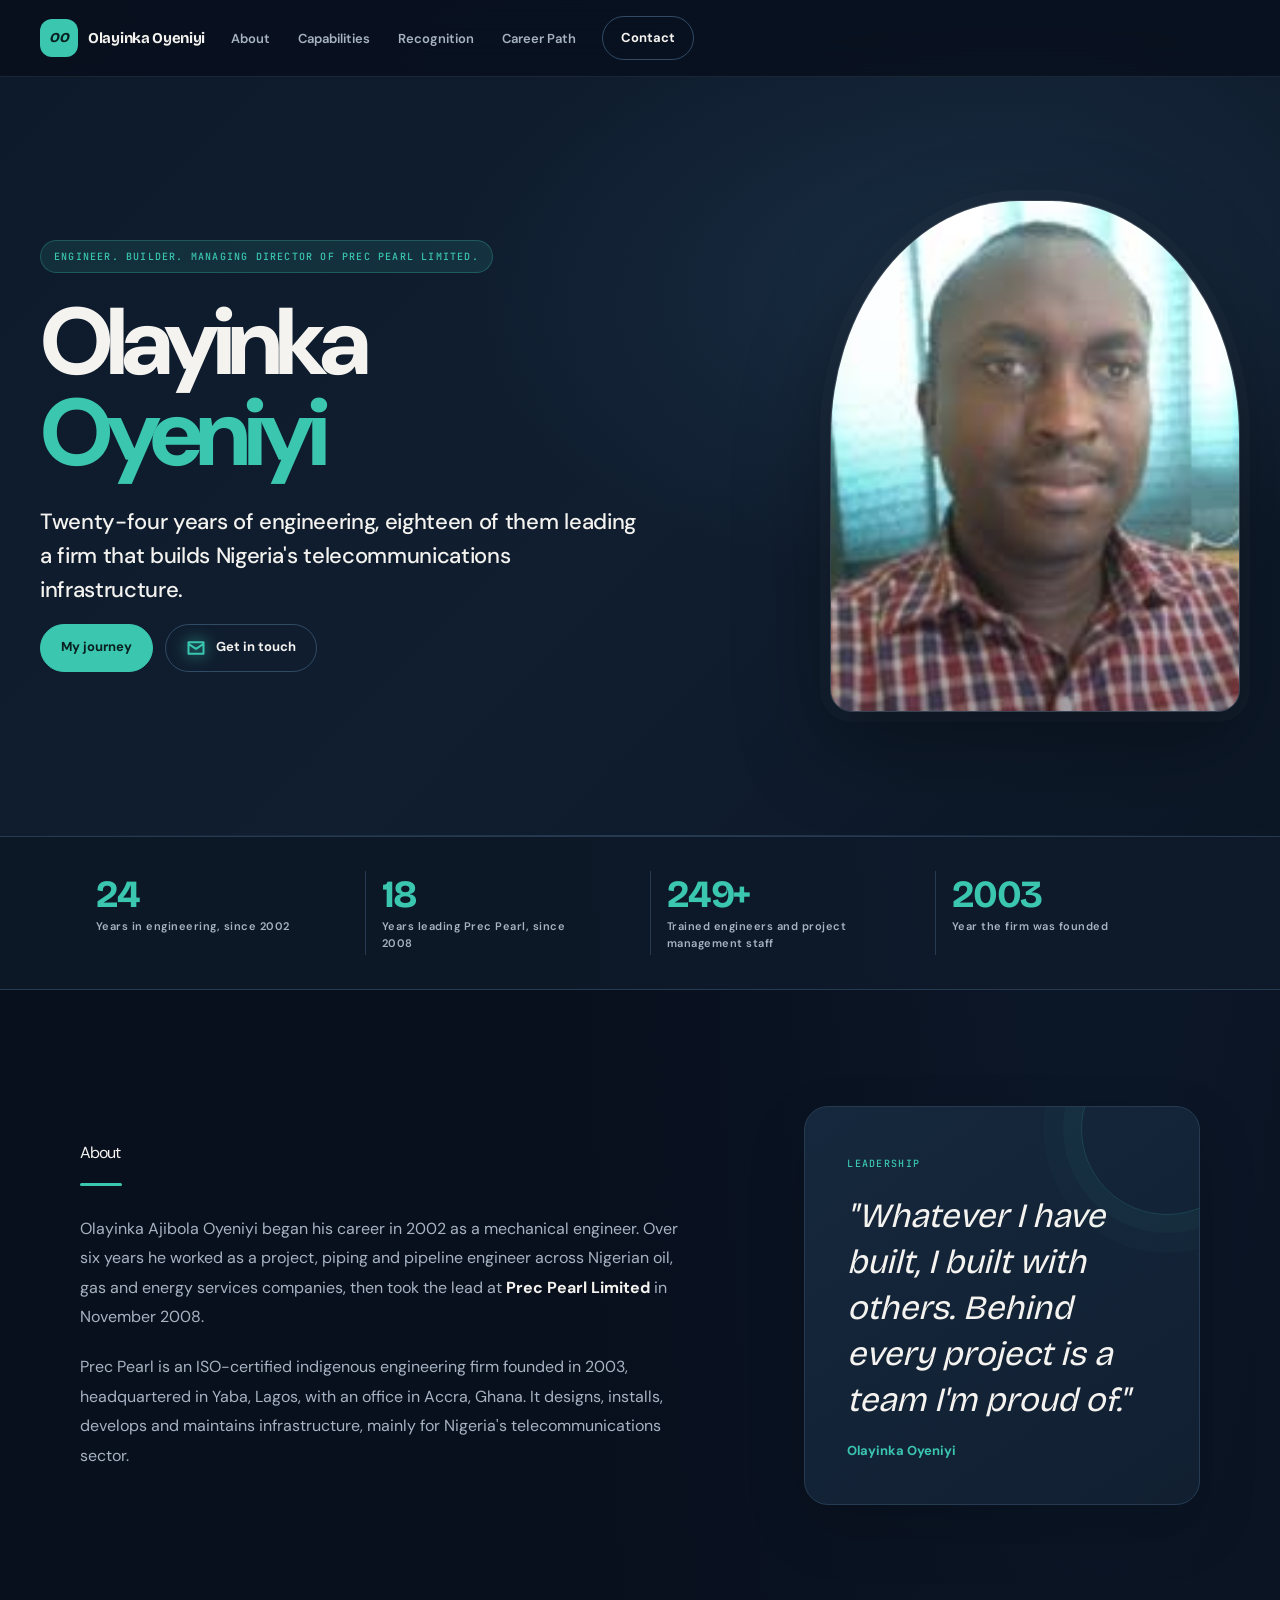
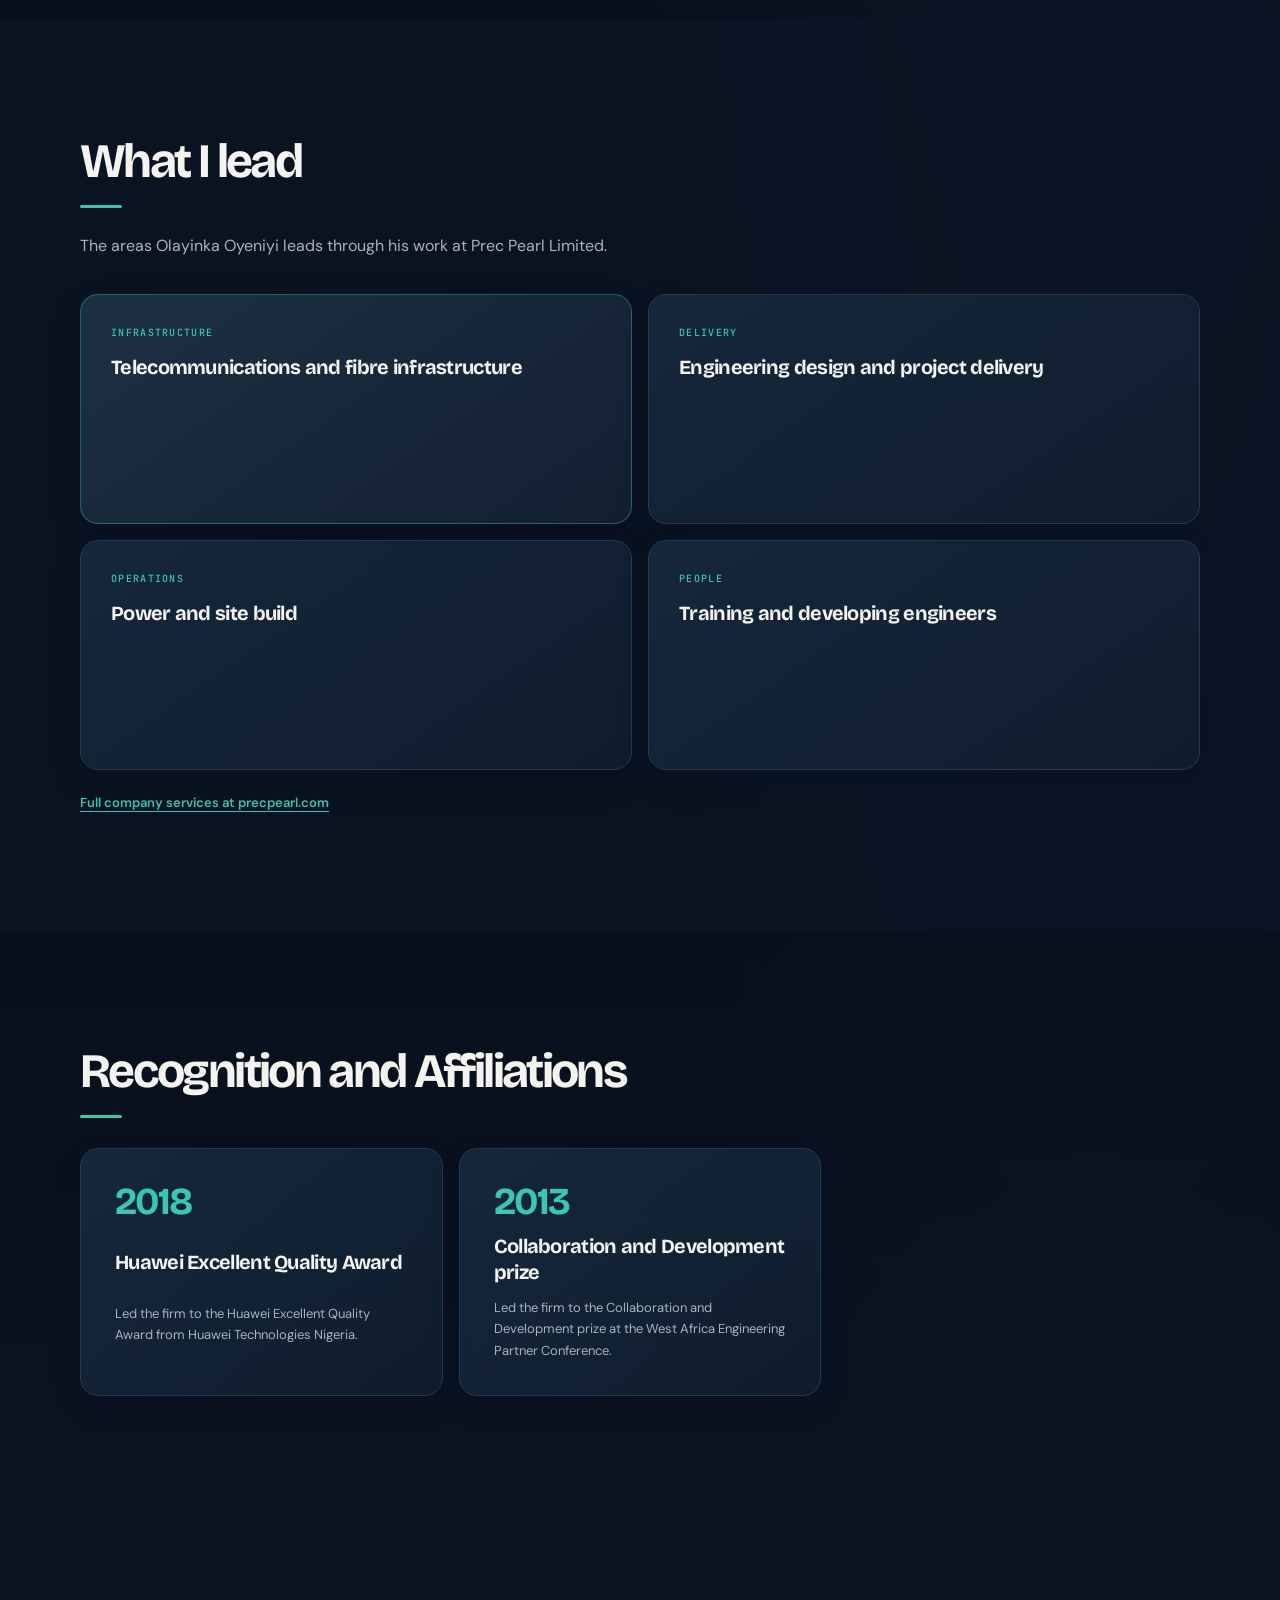
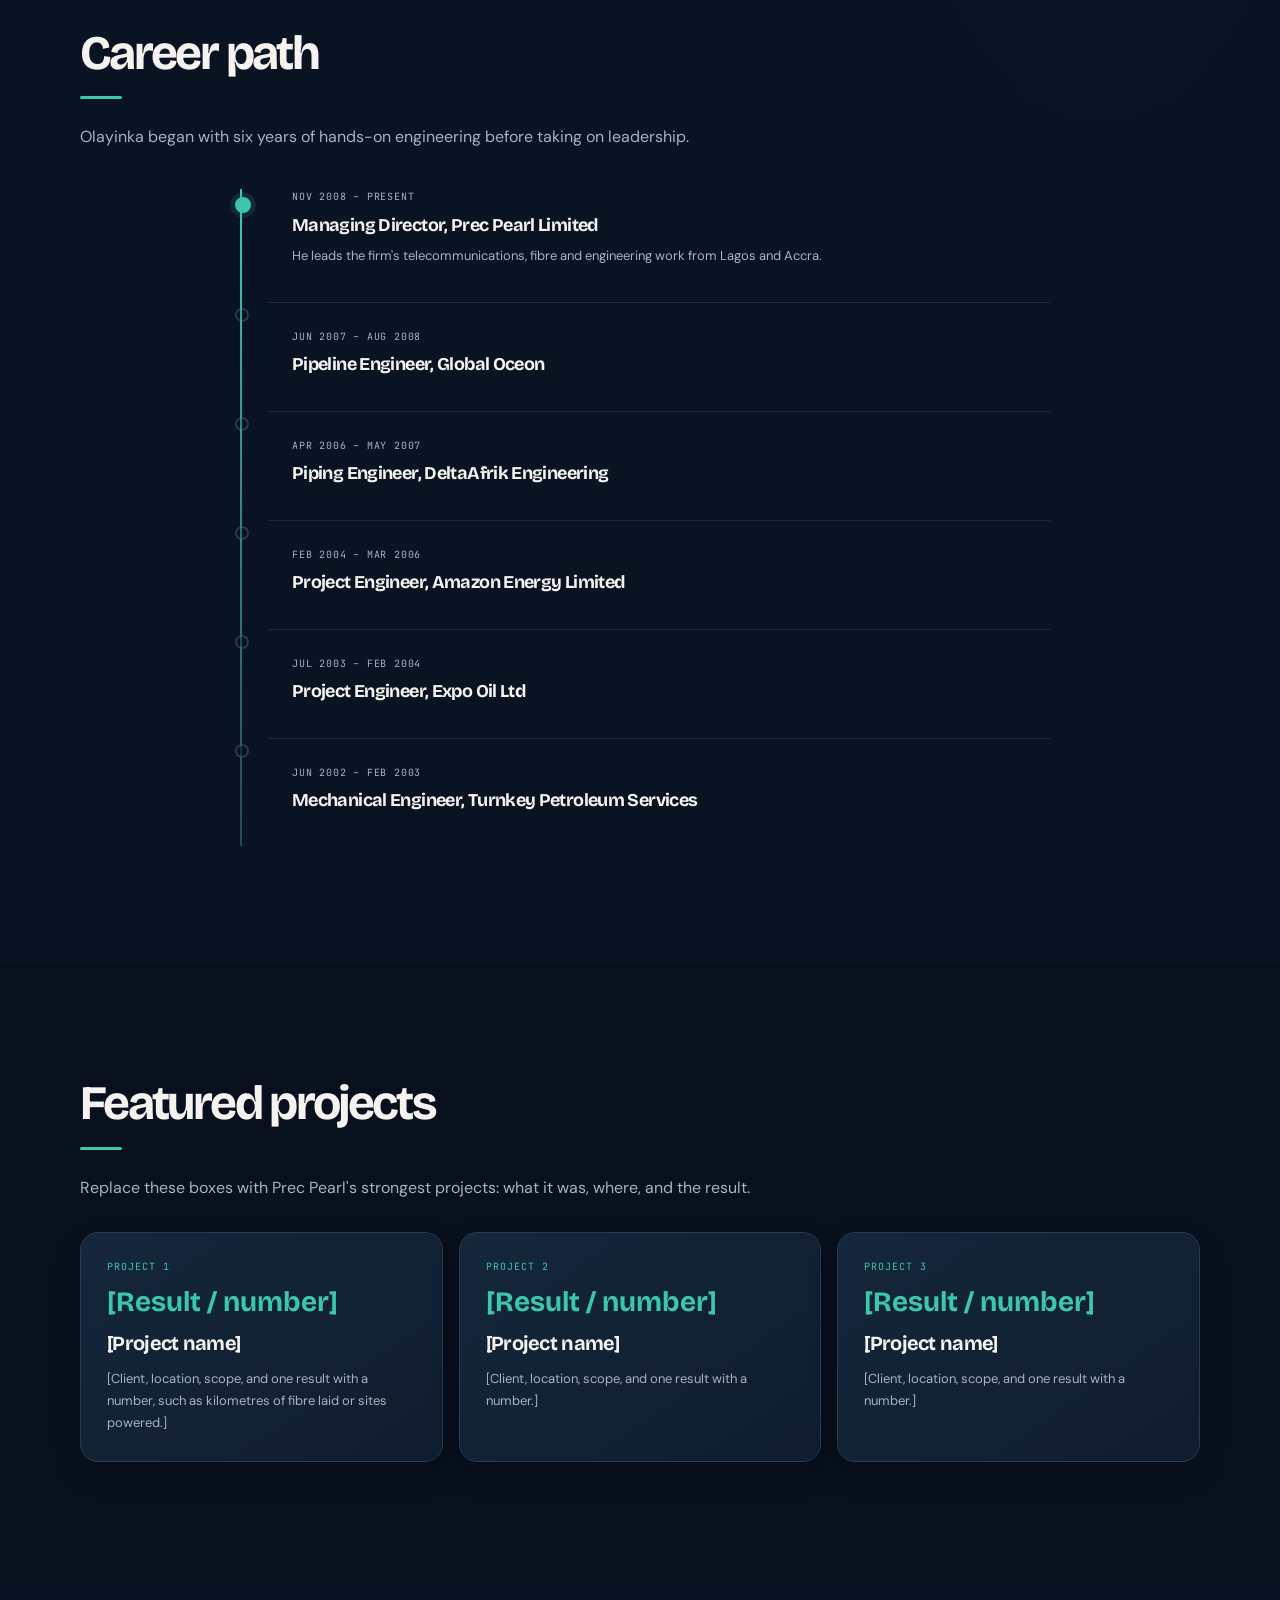
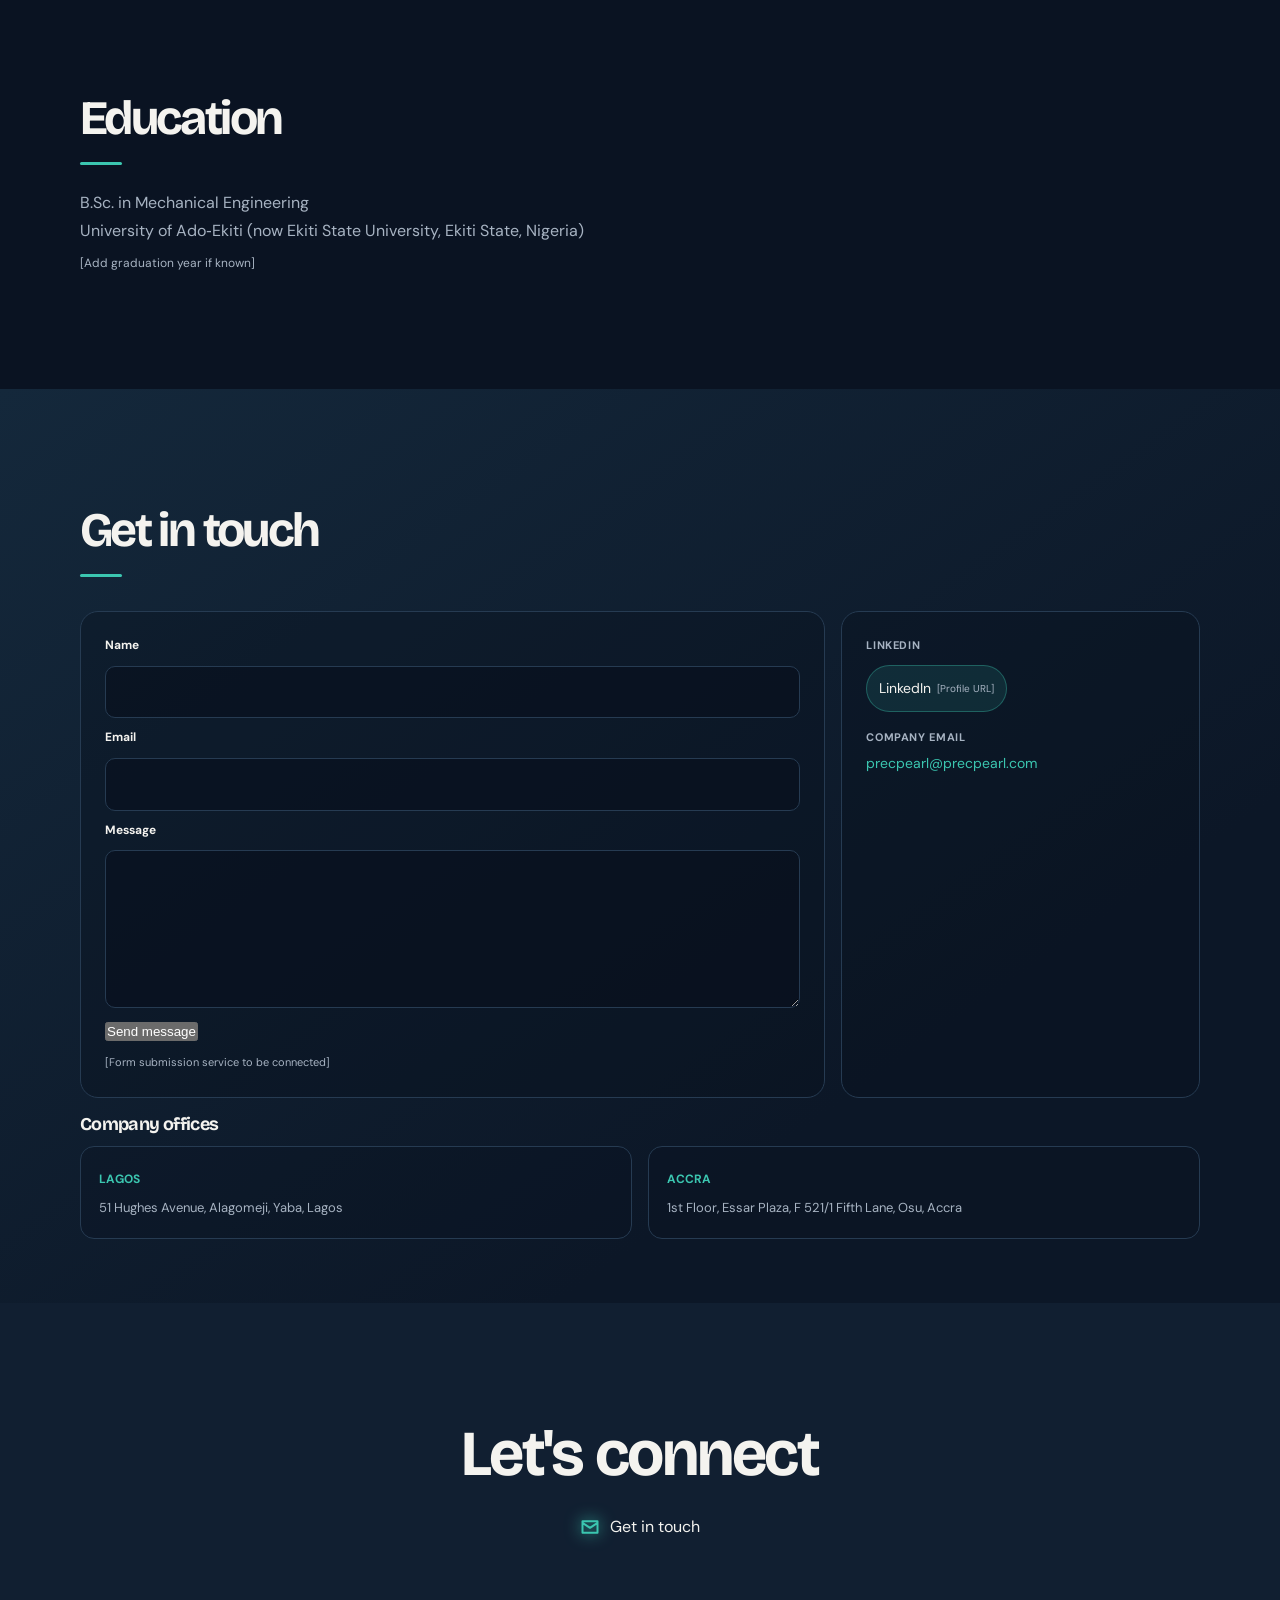
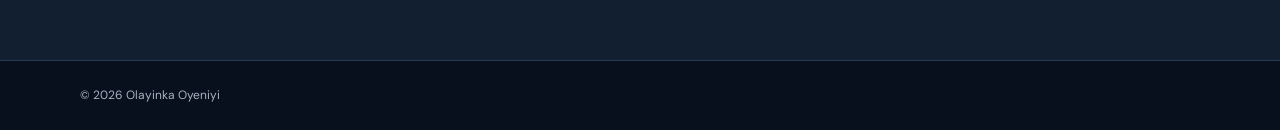
<file: index.html>
<!DOCTYPE html>
<html lang="en">
<head>
<meta charset="UTF-8">
<meta name="viewport" content="width=device-width, initial-scale=1.0, viewport-fit=cover">
<title>Olayinka Oyeniyi - Managing Director, Prec Pearl Limited</title>
<meta name="description" content="Olayinka Oyeniyi, Managing Director of Prec Pearl Limited - ISO-certified indigenous Nigerian engineering firm founded in 2003, delivering telecommunications, infrastructure and engineering services">
<link rel="preconnect" href="https://fonts.googleapis.com">
<link rel="preconnect" href="https://fonts.gstatic.com" crossorigin>
<link rel="stylesheet" href="https://fonts.googleapis.com/css2?family=Bricolage+Grotesque:opsz,wght@12..96,500;12..96,700;12..96,800&family=DM+Sans:opsz,wght@9..40,400;9..40,500;9..40,600&family=JetBrains+Mono:wght@400;500&display=swap">
<link rel="stylesheet" href="css/_variables.css">
<link rel="stylesheet" href="css/_base.css">
<link rel="stylesheet" href="css/_layout.css">
<link rel="stylesheet" href="css/_polish.css">
</head>
<body>

<!-- Partial: head (included via server-side or build step) -->
<!-- Navigation -->
<header class="site-header">
<nav class="main-nav">
<div class="nav-container">
<a class="nav-brand" href="#home">
<i class="nav-icon">OO</i>Olayinka Oyeniyi
</a>

<!-- ===== NEW: Mobile menu toggle ===== -->
<button class="nav-toggle" type="button" aria-label="Open navigation" aria-expanded="false" aria-controls="mobileNav">
  <span></span>
  <span></span>
  <span></span>
</button>
<!-- ===================================== -->

<ul class="nav-links">
<li><a class="nav-link" href="#about">About</a></li>
<li><a class="nav-link" href="#capabilities">Capabilities</a></li>
<li><a class="nav-link" href="#recognition">Recognition</a></li>
<li><a class="nav-link" href="#career">Career Path</a></li>
</ul>
<a class="btn-primary nav-cta" href="#contact">Contact</a>
</div>
</nav>
<div class="scroll-progress"></div>

<!-- ===== NEW: Mobile overlay navigation ===== -->
<div class="mobile-nav" id="mobileNav" aria-hidden="true">
  <button class="close-btn" type="button" aria-label="Close navigation">
    <span></span>
    <span></span>
  </button>
  <ul class="nav-links">
    <li><a class="nav-link" href="#about">About</a></li>
    <li><a class="nav-link" href="#capabilities">Capabilities</a></li>
    <li><a class="nav-link" href="#recognition">Recognition</a></li>
    <li><a class="nav-link" href="#career">Career Path</a></li>
  </ul>
  <a class="btn-primary nav-cta" href="#contact">Contact</a>
</div>
<!-- ====================================== -->
</header>

<!-- Partial: body (included via server-side or build step) -->

<!-- Hero Section -->
<section class="hero" id="home">
<div class="hero-container">
<div class="hero-copy">
<div class="hero-badge">Engineer. Builder. Managing Director of Prec Pearl Limited.</div>
<h1 class="hero-name">
<span class="name-part">Olayinka</span>
<span class="name-part">Oyeniyi</span>
</h1>
<p class="hero-statement">
Twenty-four years of engineering, eighteen of them leading a firm that builds Nigeria's telecommunications infrastructure.
</p>
<div class="hero-actions">
<a class="btn-action primary" href="#career">My journey</a>
<a class="btn-action secondary glowing-contact" href="#contact"><svg class="glowing-icon" aria-hidden="true" viewBox="0 0 24 24"><path d="M3 5h18v14H3zM3 7l9 6 9-6"/></svg><span>Get in touch</span></a>
</div>
</div>
<div class="hero-portrait">
<img src="assets/portrait.jpg" alt="Olayinka Oyeniyi" fetchpriority="high">
</div>
</div>
</section>

<!-- Figures Band -->
<section class="section figs-band" id="figures">
<div class="section-container">
<div class="figures-grid">
<div class="fig-item">
<b><span data-count="24">24</span></b>
<span class="fig-label">Years in engineering, since 2002</span>
</div>
<div class="fig-item">
<b><span data-count="18">18</span></b>
<span class="fig-label">Years leading Prec Pearl, since 2008</span>
</div>
<div class="fig-item">
<b><span data-count="250">250</span>+</b>
<span class="fig-label">Trained engineers and project management staff</span>
</div>
<div class="fig-item">
<b>2003</b>
<span class="fig-label">Year the firm was founded</span>
</div>
</div>
</div>
</section>

<!-- About Section -->
<section class="section" id="about">
<div class="section-container">
<div class="about-content">
<div class="about-text">
<h2 class="section-subheading">About</h2>
<p>Olayinka Ajibola Oyeniyi began his career in 2002 as a mechanical engineer. Over six years he worked as a project, piping and pipeline engineer across Nigerian oil, gas and energy services companies, then took the lead at <strong>Prec Pearl Limited</strong> in November 2008.</p>
<p>Prec Pearl is an ISO-certified indigenous engineering firm founded in 2003, headquartered in Yaba, Lagos, with an office in Accra, Ghana. It designs, installs, develops and maintains infrastructure, mainly for Nigeria's telecommunications sector.</p>
</div>
<aside class="about-highlight leadership-quote">
<span class="highlight-label">Leadership</span>
<blockquote>
<p>"Whatever I have built, I built with others. Behind every project is a team I'm proud of."</p>
<cite>Olayinka Oyeniyi</cite>
</blockquote>
</aside>
</div>
</div>
</section>

<!-- Capabilities Section -->
<section class="section capabilities" id="capabilities">
<div class="section-container">
<h2 class="section-subheading">What I lead</h2>
<p class="section-lead">The areas Olayinka Oyeniyi leads through his work at Prec Pearl Limited.</p>
<div class="bento-grid">
<article class="cap-card cap-lead">
<span class="cap-tag">Infrastructure</span>
<h3>Telecommunications and fibre infrastructure</h3>
</article>
<article class="cap-card">
<span class="cap-tag">Delivery</span>
<h3>Engineering design and project delivery</h3>
</article>
<article class="cap-card">
<span class="cap-tag">Operations</span>
<h3>Power and site build</h3>
</article>
<article class="cap-card">
<span class="cap-tag">People</span>
<h3>Training and developing engineers</h3>
</article>
</div>
<p class="company-services-link"><a href="https://www.precpearl.com/" target="_blank" rel="noopener">Full company services at precpearl.com</a></p>
</section>

<!-- Recognition Section -->
<section class="section recognition" id="recognition">
<div class="section-container">
<h2 class="section-subheading">Recognition and Affiliations</h2>
<div class="awards-grid">
<article class="award-card">
<span class="award-year">2018</span>
<h3>Huawei Excellent Quality Award</h3>
<p>Led the firm to the Huawei Excellent Quality Award from Huawei Technologies Nigeria.</p>
</article>
<article class="award-card">
<span class="award-year">2013</span>
<h3>Collaboration and Development prize</h3>
<p>Led the firm to the Collaboration and Development prize at the West Africa Engineering Partner Conference.</p>
</article>
</div>
</div>
</section>

<!-- Career Section -->
<section class="section career" id="career">
<div class="section-container">
<h2 class="section-subheading">Career path</h2>
<p class="section-lead">Olayinka began with six years of hands-on engineering before taking on leadership.</p>
<div class="career-timeline">
<article class="timeline-node current">
<time>Nov 2008 – Present</time>
<h3>Managing Director, Prec Pearl Limited</h3>
<p>He leads the firm's telecommunications, fibre and engineering work from Lagos and Accra.</p>
</article>
<article class="timeline-node">
<time>Jun 2007 – Aug 2008</time>
<h3>Pipeline Engineer, Global Oceon</h3>
</article>
<article class="timeline-node">
<time>Apr 2006 – May 2007</time>
<h3>Piping Engineer, DeltaAfrik Engineering</h3>
</article>
<article class="timeline-node">
<time>Feb 2004 – Mar 2006</time>
<h3>Project Engineer, Amazon Energy Limited</h3>
</article>
<article class="timeline-node">
<time>Jul 2003 – Feb 2004</time>
<h3>Project Engineer, Expo Oil Ltd</h3>
</article>
<article class="timeline-node">
<time>Jun 2002 – Feb 2003</time>
<h3>Mechanical Engineer, Turnkey Petroleum Services</h3>
</article>
</div>
</section>

<!-- Projects Section -->
<section class="section projects" id="projects">
<div class="section-container">
<h2 class="section-subheading">Featured projects</h2>
<p class="section-lead">Replace these boxes with Prec Pearl's strongest projects: what it was, where, and the result.</p>
<div class="projects-grid">
<article class="project-slot placeholder">
<span class="proj-label">Project 1</span>
<strong class="proj-stat">[Result / number]</strong>
<h3 class="proj-name">[Project name]</h3>
<p class="proj-desc">[Client, location, scope, and one result with a number, such as kilometres of fibre laid or sites powered.]</p>
</article>
<article class="project-slot placeholder">
<span class="proj-label">Project 2</span>
<strong class="proj-stat">[Result / number]</strong>
<h3 class="proj-name">[Project name]</h3>
<p class="proj-desc">[Client, location, scope, and one result with a number.]</p>
</article>
<article class="project-slot placeholder">
<span class="proj-label">Project 3</span>
<strong class="proj-stat">[Result / number]</strong>
<h3 class="proj-name">[Project name]</h3>
<p class="proj-desc">[Client, location, scope, and one result with a number.]</p>
</article>
</div>
</section>

<!-- Education Section -->
<section class="section education" id="education">
<div class="section-container">
<h2 class="section-subheading">Education</h2>
<p>B.Sc. in Mechanical Engineering<br>
University of Ado‑Ekiti (now Ekiti State University, Ekiti State, Nigeria)</p>
<p class="education-note">[Add graduation year if known]</p>
</div>
</section>

<!-- Contact Section -->
<section class="section contact" id="contact">
<div class="section-container">
<h2 class="section-subheading">Get in touch</h2>
<div class="contact-grid">
<form class="contact-form" method="post" aria-label="Contact Olayinka Oyeniyi">
<label for="contact-name">Name</label>
<input id="contact-name" name="name" type="text" autocomplete="name" required>
<label for="contact-email">Email</label>
<input id="contact-email" name="email" type="email" autocomplete="email" required>
<label for="contact-message">Message</label>
<textarea id="contact-message" name="message" rows="5" required></textarea>
<button class="btn-primary" type="submit">Send message</button>
<p class="form-placeholder">[Form submission service to be connected]</p>
</form>
<div class="contact-details">
<p><strong>LinkedIn</strong><a class="linkedin-button" href="#linkedin" aria-label="LinkedIn profile URL placeholder">LinkedIn <span>[Profile URL]</span></a></p>
<p><strong>Company email</strong><a href="mailto:precpearl@precpearl.com">precpearl@precpearl.com</a></p>
</div>
</div>
<div class="company-offices">
<h3>Company offices</h3>
<div class="office-grid">
<div><strong>Lagos</strong><p>51 Hughes Avenue, Alagomeji, Yaba, Lagos</p></div>
<div><strong>Accra</strong><p>1st Floor, Essar Plaza, F 521/1 Fifth Lane, Osu, Accra</p></div>
</div>
</div>
</section>

<section class="section closing-cta" aria-labelledby="closing-cta-heading">
<div class="section-container">
<h2 id="closing-cta-heading">Let's connect</h2>
<a class="btn-primary glowing-contact" href="#contact"><svg class="glowing-icon" aria-hidden="true" viewBox="0 0 24 24"><path d="M3 5h18v14H3zM3 7l9 6 9-6"/></svg><span>Get in touch</span></a>
</div>
</section>

<footer class="site-footer">
<div class="section-container">
<p>&copy; <span id="current-year">2026</span> Olayinka Oyeniyi</p>
</div>
</footer>
</body>
<script src="js/_init.js"></script>
</html>
</file>
<file: css/_variables.css>
/* CSS Variables / Design System */
:root {
  /* Colors - Dark mode (primary) */
  --bg: #070f20;
  --bg-alt: #0b1730;
  --panel: #101f3b;
  --panel-hi: #15294b;
  --line: #243a63;
  --fg: #eaf0f9;
  --muted: #9fb2cf;
  --accent: #e3a857;
  --accent-ink: #1b1204;
  --accent-soft: rgba(227, 168, 87, .13);
  --glow: rgba(227, 168, 87, .22);
  --surface: #1a2d55;
  --border: #3a5a8c;

  /* ===== NEW: Color palette extensions ===== */
  --accent2: #4e9fdf;   /* Secondary accent - blue */
  --accent2-ink: #ffffff;
  --accent-soft2: rgba(78, 159, 223, .13);
  --glow2: rgba(78, 159, 223, .22);
  --accent3: #f5a623;   /* Tertiary accent - amber */
  --accent3-ink: #1b1204;
  --accent-soft3: rgba(245, 166, 35, .13);
  --glow3: rgba(245, 166, 35, .22);

  /* === TYPOGRAPHY SCALE === */
  --type-scale-1: 0.75rem;     /* 12px - captions, meta */
  --type-scale-2: 0.8125rem;  /* 13px - small body */
  --type-scale-3: 0.875rem;   /* 14px - body default */
  --type-scale-4: 1rem;       /* 16px - paragraph base */
  --type-scale-5: 1.125rem;   /* 18px - lead paragraphs */
  --type-scale-6: 1.25rem;    /* 20px - subheadings */
  --type-scale-7: 1.5rem;     /* 24px - section headings */
  --type-scale-8: 1.875rem;   /* 30px - major headings */
  --type-scale-9: 2.25rem;    /* 36px - hero headings */
  --type-scale-10: 3rem;      /* 48px - display headings */

  /* Line heights per type scale */
  --line-1: 1.4;              /* captions */
  --line-2: 1.5;              /* small body */
  --line-3: 1.55;             /* body default */
  --line-4: 1.6;              /* paragraph base */
  --line-5: 1.65;             /* lead paragraphs */
  --line-6: 1.7;              /* subheadings */
  --line-7: 1.8;              /* major headings */
  --line-8: 1.9;              /* hero headings */

  /* Derived typography classes */
  --type-caption: var(--type-scale-1) var(--line-1);
  --type-body1: var(--type-scale-4) var(--line-4);
  --type-body2: var(--type-scale-3) var(--line-3);
  --type-heading1: var(--type-scale-8) var(--line-7);
  --type-heading2: var(--type-scale-7) var(--line-6);
  --type-heading3: var(--type-scale-6) var(--line-6);

  /* Font families */
  --font-display: "Bricolage Grotesque", "Segoe UI", system-ui, sans-serif;
  --font-body: "DM Sans", "Segoe UI", system-ui, sans-serif;
  --font-mono: "JetBrains Mono", ui-monospace, "SFMono-Regular", Menlo, monospace;

  /* Layout scales */
  --header-height: 72px;
  --nav-height: 64px;
  --section-padding: 96px 0;

  /* Transition */
  --transition-base: .25s cubic-bezier(.22, 1, .36, 1);
  --transition-fast: .15s ease;
  --transition-slow: .6s cubic-bezier(.22, 1, .36, 1);

  /* ===== NEW: Reduced motion ===== */
  --reduce-motion: normal;
}

/* Light mode */
@media (color-scheme: light) {
  :root {
    --bg: #f3f6fb;
    --bg-alt: #e8edf5;
    --panel: #ffffff;
    --panel-hi: #f7f9fd;
    --line: #c7d2e3;
    --fg: #0c1a33;
    --muted: #46587a;
    --accent: #8f5300;
    --accent-ink: #ffffff;
    --accent-soft: rgba(143, 83, 0, .1);
    --glow: rgba(143, 83, 0, .16);
    --fg: #0c1a33;
    --surface: #f0f3f8;
    --border: #d0d8e0;
  }
}
</file>
<file: css/_base.css>
/* ==========================================================
   Reset & Base
   ========================================================== */
* { box-sizing: border-box; margin: 0; padding: 0 }
html { scroll-behavior: smooth }
body {
  font: var(--type-scale-3) var(--line-3) var(--font-body);
  background: var(--bg);
  color: var(--fg);
  -webkit-font-smoothing: antialiased;
  overflow-x: hidden;
  color-scheme: dark;
}
a { color: inherit; text-decoration: none }
:focus-visible { outline: 2px solid var(--accent); outline-offset: 3px; border-radius: 4px }
img { max-width: 100%; display: block }

/* ==========================================================
   UTILITY CLASSES
   ========================================================== */
.wrap { width: 100%; max-width: 1300px; margin: 0 auto; padding: 0 clamp(16px, 4vw, 32px) }

/* ==========================================================
   NEW: Mobile nav active state
   ========================================================== */
.main-nav.mobile-active .nav-links {
  position: fixed;
  top: var(--nav-height);
  left: 0;
  width: 100%;
  background: rgba(7, 15, 32, .98);
  backdrop-filter: blur(20px);
  flex-direction: column;
  padding: 80px 32px 32px;
  height: calc(100vh - var(--nav-height));
  overflow-y: auto;
  gap: 32px;
  z-index: 998;
}
.main-nav.mobile-active .nav-link {
  font: var(--type-heading2) var(--line-7);
  color: var(--fg);
}
.main-nav.mobile-active .nav-link::after { display: none }
.main-nav.mobile-active .nav-cta { margin: 16px 0 0 }

.type-display1 { font: var(--type-scale-10) var(--line-8) }
.type-display2 { font: var(--type-scale-9) var(--line-8) }
.type-heading1 { font: var(--type-scale-8) var(--line-7) }
.type-heading2 { font: var(--type-scale-7) var(--line-6) }
.type-heading3 { font: var(--type-scale-6) var(--line-6) }
.type-body1 { font: var(--type-scale-4) var(--line-4) }
.type-body2 { font: var(--type-scale-3) var(--line-3) }
.type-caption { font: var(--type-caption); text-transform: uppercase; letter-spacing: .15em }
.type-meta { font: var(--type-scale-2) var(--line-2); color: var(--muted) }

/* Sections */
.section { padding: var(--section-padding) }
.section .wrap { padding: 0 clamp(20px, 4vw, 32px) }

/* Links */
a:hover { color: var(--accent) }

/* ==========================================================
   Buttons
   ========================================================== */
.btn { font: var(--type-scale-5) var(--line-5); padding: 14px 28px; border-radius: 999px; border: 1px solid var(--line); transition: var(--transition-base); display: inline-flex; align-items: center; gap: 8px; position: relative; overflow: hidden }
.btn::after {
  content: "";
  position: absolute;
  top: 50%;
  left: 50%;
  width: 0;
  height: 0;
  background: var(--accent-soft);
  border-radius: 50%;
  transform: translate(-50%, -50%);
  transition: width .3s, height .3s
}
.btn:hover { transform: translateY(-3px); border-color: var(--accent) }
.btn.primary { background: var(--accent); color: var(--accent-ink); border-color: var(--accent) }
.btn.primary:hover { box-shadow: 0 16px 48px var(--glow) }
.btn.secondary { color: var(--fg); border-color: var(--muted) }
.btn.secondary:hover { color: var(--accent); border-color: var(--accent) }
.btn:focus-visible { outline: 2px solid var(--accent-ink); outline-offset: 3px }

/* ==========================================================
   Body scroll lock when mobile nav is open
   ========================================================== */
.body-noscroll { overflow: hidden; }

/* Reduced motion */
@media (prefers-reduced-motion: reduce) {
  html { scroll-behavior: auto }
  .nav-cta, .btn { transition: none }
  .figures-grid, .bento-grid, .projects-grid, .awards-grid, .principles-grid,
  .about-content, .quote-block, .career-timeline, .project-slot { transition: none; opacity: 1; transform: none }
  .cap-card { transition: none }
  .project-slot { transition: border-color 0s }
  .timeline-node { transition: none; animation: none }
  .scroll-progress { display: none }
  .hero-badge, .hero-name, .hero-statement, .hero-role, .hero-actions, .hero-portrait { opacity: 1; transform: none }
  .cap-card:hover { transform: none }
}

/* ==========================================================
   Links
   ========================================================== */
a:hover { color: var(--accent) }

/* ==========================================================
   Sections
   ========================================================== */
.section { padding: var(--section-padding) }
.section .wrap { padding: 0 clamp(20px, 4vw, 32px) }

/* ==========================================================
   Scroll progress
   ========================================================== */
.scroll-progress {
  position: fixed;
  top: 0;
  left: 0;
  height: 3px;
  background: var(--accent);
  z-index: 999;
  width: 0%;
  transition: width .1s ease-out
}

/* ==========================================================
   Focus-visible improvements for all interactive elements
   ========================================================== */
a:focus-visible, button:focus-visible { outline: 2px solid var(--accent); outline-offset: 3px; border-radius: 4px }
</file>
<file: css/_layout.css>
/* ==========================================================
   Navigation
   ========================================================== */
.site-header {
  position: fixed;
  top: 0;
  width: 100%;
  background: rgba(7, 15, 32, .85);
  backdrop-filter: blur(16px);
  z-index: 1000;
  border-bottom: 1px solid var(--line);
  transition: background var(--transition-base);
}
.site-header.scrolled { background: rgba(7, 15, 32, .95) }

/* ===== NEW: Mobile navigation toggle ===== */
.site-header .nav-toggle {
  display: none;
  width: 40px;
  height: 40px;
  background: transparent;
  border: none;
  cursor: pointer;
  padding: 0;
  position: relative;
  flex-shrink: 0;
}
.site-header .nav-toggle span {
  display: block;
  position: absolute;
  left: 0;
  width: 100%;
  height: 3px;
  background: var(--fg);
  transition: var(--transition-base);
}
.site-header .nav-toggle span:nth-child(1) { top: 8px }
.site-header .nav-toggle span:nth-child(2) { top: 50%; transform: translateY(-50%) }
.site-header .nav-toggle span:nth-child(3) { bottom: 8px }

.site-header .nav-toggle.active span:nth-child(1) {
  top: 50%;
  transform: translateY(-50%) rotate(45deg)
}
.site-header .nav-toggle.active span:nth-child(2) { opacity: 0 }
.site-header .nav-toggle.active span:nth-child(3) {
  bottom: 50%;
  transform: translateY(50%) rotate(-45deg)
}

/* ===== NEW: Mobile nav overlay ===== */
.site-header .mobile-nav {
  position: fixed;
  top: 0;
  right: 0;
  width: 70%;
  max-width: 360px;
  height: 100vh;
  background: var(--bg);
  padding: 80px 32px 32px;
  transform: translateX(100%);
  transition: transform var(--transition-slow) cubic-bezier(.22, 1, .36, 1);
  z-index: 9999;
  box-shadow: -8px 0 24px rgba(0,0,0,.5);
}
.site-header .mobile-nav.active { transform: translateX(0) }
.site-header .mobile-nav .close-btn {
  position: absolute;
  top: 24px;
  right: 24px;
  width: 32px;
  height: 32px;
  background: transparent;
  border: none;
  cursor: pointer;
}
.site-header .mobile-nav .close-btn::after,
.site-header .mobile-nav .close-btn::before {
  content: "";
  position: absolute;
  left: 12px;
  width: 20px;
  height: 2px;
  background: var(--fg);
  transition: var(--transition-base)
}
.site-header .mobile-nav .close-btn::after { transform: rotate(45deg) }
.site-header .mobile-nav .close-btn::before { transform: rotate(-45deg) }
.site-header .mobile-nav .close-btn.active::after { transform: rotate(0) }
.site-header .mobile-nav .close-btn.active::before { transform: rotate(90deg) }
.site-header .mobile-nav .nav-links {
  flex-direction: column;
  gap: 24px;
  margin-top: 40px;
}
.site-header .mobile-nav .nav-link {
  font: var(--type-heading2) var(--line-7);
  color: var(--fg);
  padding: 0;
}
.site-header .mobile-nav .nav-link::after {
  display: none
}
.site-header .mobile-nav .nav-cta {
  width: 100%;
  justify-content: center
}

/* ==========================================================
   Nav container
   ========================================================== */
.main-nav { display: flex; height: var(--nav-height); align-items: center; justify-content: space-between }
.nav-container { display: flex; align-items: center; gap: clamp(12px, 3vw, 20px) }
.nav-brand { font: var(--type-heading2) var(--line-7); letter-spacing: -.02em; display: flex; align-items: center; gap: clamp(8px, 2vw, 12px); position: relative }
.nav-brand::after {
  content: "";
  position: absolute;
  right: -8px;
  top: 50%;
  transform: translateY(-50%);
  width: 4px;
  height: 4px;
  background: var(--accent);
  border-radius: 50%
}
.nav-icon { width: 32px; height: 32px; display: grid; place-items: center; background: var(--accent); color: var(--accent-ink); border-radius: 8px; font-size: .85rem }
.nav-links { display: flex; gap: clamp(24px, 4vw, 32px); list-style: none }
.nav-link { font: var(--type-body1) var(--line-5); color: var(--muted); position: relative; padding-bottom: 2px; transition: color var(--transition-fast) }
.nav-link::after {
  content: "";
  position: absolute;
  left: 0;
  bottom: -4px;
  width: 0;
  height: 2px;
  background: var(--accent);
  transition: width var(--transition-base)
}
.nav-link:hover { color: var(--fg) }
.nav-link:hover::after { width: 100% }
.nav-cta { font: var(--type-body1) var(--line-5); padding: 12px 24px; border-radius: 999px; margin-left: clamp(12px, 3vw, 20px); transition: var(--transition-base) }
.nav-cta:hover { background: var(--accent); color: var(--accent-ink); border-color: var(--accent) }

/* ==========================================================
   Scroll progress
   ========================================================== */
.scroll-progress {
  position: fixed;
  top: 0;
  left: 0;
  height: 3px;
  background: var(--accent);
  z-index: 999;
  width: 0%;
  transition: width .1s ease-out
}

/* ==========================================================
   Hero Section
   ========================================================== */
.hero { padding-top: env(safe-area-inset-top, 72px); overflow: hidden; position: relative }
.hero::after {
  content: "";
  position: absolute;
  bottom: 0;
  left: 0;
  width: 100%;
  height: 100%;
  background: linear-gradient(180deg, var(--panel-hi) 0%, var(--panel) 100%);
  z-index: 0;
  opacity: .85;
  pointer-events: none
}
.hero-container {
  min-height: 75vh;
  display: grid;
  grid-template-columns: 1fr 1fr;
  gap: clamp(40px, 8vw, 80px);
  align-items: center;
  padding-bottom: 40px;
  position: relative;
  z-index: 1
}
.hero-badge { font: var(--type-caption); letter-spacing: .3em; text-transform: uppercase; color: var(--accent); margin-bottom: clamp(20px, 4vw, 32px); display: inline-block }
.hero-name { font: var(--type-heading1) var(--line-8); letter-spacing: -.05em; margin-bottom: clamp(24px, 5vw, 32px); line-height: 1 }
.hero-name .name-part { display: block }
.hero-name .name-part:last-child { color: var(--accent) }
.hero-statement { font: var(--type-body1) var(--line-5); max-width: clamp(40ch, 70%, 52ch); margin-bottom: clamp(24px, 4vw, 32px); line-height: 1.5 }
.hero-role { font: var(--type-body2) var(--line-4); color: var(--muted); max-width: clamp(42ch, 65%, 56ch); margin-bottom: clamp(32px, 5vw, 40px) }
.hero-actions { display: flex; gap: clamp(12px, 3vw, 16px); flex-wrap: wrap }
.hero-portrait { position: relative; aspect-ratio: 4 / 5; max-width: clamp(360px, 60vw, 440px); justify-self: end }
.portrait-initial { font: var(--type-heading1) var(--line-8); letter-spacing: -.08em; color: transparent; -webkit-text-stroke: 2px var(--accent); width: 100%; height: 100%; object-fit: cover }
.portrait-badge { position: absolute; bottom: 0; left: 50%; transform: translateX(-50%); border-radius: clamp(16px, 4vw, 22px); background: linear-gradient(160deg, var(--panel-hi), var(--panel)); border: 1px solid var(--line); padding: clamp(12px, 3vw, 20px) clamp(16px, 4vw, 24px); backdrop-filter: blur(10px); font: var(type-body1) var(--line-4); text-align: center; min-width: 180px }
.portrait-badge b { display: block; color: var(--fg) }

/* ==========================================================
   Figures Band
   ========================================================== */
.figs-band { background: var(--bg-alt); border-top: 1px solid var(--line); border-bottom: 1px solid var(--line) }
.figures-grid { display: grid; grid-template-columns: repeat(auto-fit, minmax(clamp(140px, 20vw, 180px), 1fr)); gap: clamp(24px, 4vw, 32px); padding: clamp(32px, 6vw, 48px) 0 }
.fig-item { text-align: center }
.fig-item b { font: var(--type-heading1) var(--line-8); letter-spacing: -.04em; color: var(--accent); display: block; margin-bottom: clamp(4px, 1vw, 8px) }
.fig-label { font: var(--type-caption); color: var(--muted); text-transform: uppercase; letter-spacing: .15em; margin-top: 4px }

/* ==========================================================
   About Section
   ========================================================== */
.about-content { display: grid; grid-template-columns: 1fr 1fr; gap: clamp(40px, 6vw, 64px); align-items: start }
.about-content > * { opacity: 0; transform: translateY(20px); transition: var(--transition-base) }
.about-content.loaded > * { opacity: 1; transform: none }
.about-text h2 { font: var(--type-heading2) var(--line-6); margin-bottom: clamp(20px, 3vw, 28px); color: var(--fg) }
.about-text h2 span { color: var(--accent) }
.about-text p { font: var(--type-body1) var(--line-4); margin-bottom: 20px; color: var(--muted); line-height: 1.7 }
.about-text p:last-child { margin-bottom: 0 }
.quote-block { margin-top: clamp(32px, 5vw, 40px); padding: clamp(24px, 4vw, 32px); background: var(--panel); border: 1px dashed var(--line); border-radius: clamp(18px, 4vw, 24px); display: grid; gap: clamp(16px, 3vw, 20px); align-content: start }
.quote-text { font: var(--type-body1) var(--line-4); letter-spacing: -.01em; color: var(--muted) }
.quote-attribution { text-align: right; font: var(--type-body2) var(--line-3); color: var(--accent); margin-top: 12px }
.portrait-card { text-align: center; opacity: 0; transform: translateY(20px); transition: var(--transition-base) }
.portrait-card.loaded { opacity: 1; transform: none }
.portrait-initial.large { font: var(--type-heading1) var(--line-8) }
.portrait-badge { margin: 0 auto; min-width: 200px }

/* ==========================================================
   Capabilities
   ========================================================== */
.bento-grid { display: grid; grid-template-columns: repeat(auto-fit, minmax(clamp(280px, 35vw, 340px), 1fr)); gap: clamp(20px, 4vw, 28px); margin-top: clamp(32px, 5vw, 40px) }
.cap-card { background: var(--panel); border: 1px solid var(--line); border-radius: clamp(16px, 4vw, 20px); padding: clamp(24px, 4vw, 28px); display: grid; gap: clamp(12px, 3vw, 16px); align-content: start; opacity: 0; transform: translateY(20px) scale(0.98); transition: var(--transition-base) }
.cap-card:hover { transform: translateY(-8px) scale(1.03); border-color: var(--accent); box-shadow: 0 32px 96px -16px var(--glow), 0 0 0 1px var(--accent-soft) }
.cap-card.cap-lead:hover { box-shadow: 0 32px 96px -16px var(--glow), 0 0 0 1px var(--accent), 0 20px 56px -12px var(--glow) }
.cap-card.w7 { grid-column: span 7 }
.cap-card.w5 { grid-column: span 5 }
.cap-card.cap-lead { background: linear-gradient(160deg, var(--panel-hi), var(--panel)) }
.cap-tag { font: var(--type-caption); letter-spacing: .15em; color: var(--accent); text-transform: uppercase; margin-bottom: clamp(12px, 3vw, 16px); display: inline-block }
.cap-chips { display: flex; flex-wrap: wrap; gap: clamp(4px, 1vw, 8px); margin-top: 12px; padding: 0; list-style: none }
.cap-chips li { font-size: var(--type-caption); color: var(--muted); background: var(--surface); border: 1px solid var(--line); border-radius: 999px; padding: 4px 10px; line-height: 1.3 }

/* ==========================================================
   Recognition
   ========================================================== */
.awards-grid { display: grid; grid-template-columns: repeat(auto-fit, minmax(clamp(260px, 40vw, 320px), 1fr)); gap: clamp(24px, 4vw, 32px); margin-top: clamp(32px, 5vw, 40px) }
.award-card { background: linear-gradient(160deg, var(--accent-soft), transparent 70%); border: 1px solid var(--accent); border-radius: clamp(16px, 4vw, 20px); padding: clamp(28px, 4vw, 32px); display: grid; gap: 12px; opacity: 0; transform: translateY(20px) scale(0.95); transition: var(--transition-base) }
.award-card:hover { transform: translateY(-4px) scale(1.02) }
.award-year { font: var(--type-heading1) var(--line-8); letter-spacing: -.05em; color: var(--accent); display: block }
.award-card h3 { font: var(--type-body2) var(--line-4) }
.award-card p { color: var(--muted); font-size: var(--type-caption) }
.award-note { margin-top: clamp(20px, 3vw, 24px); font: var(--type-caption); color: var(--muted) }

/* ==========================================================
   Principles
   ========================================================== */
.principles-grid { display: grid; grid-template-columns: repeat(auto-fit, minmax(clamp(240px, 30vw, 280px), 1fr)); gap: 0; border-top: 1px solid var(--line); padding-top: 24px }
.principle-card { padding: 28px 24px 0; display: grid; gap: 8px; align-content: start; opacity: 0; transform: translateY(16px) scale(0.96); transition: var(--transition-base) }
.principle-card:hover { transform: translateY(-4px) scale(1.02) }
.principle-card + div { border-left: 1px solid var(--line); padding-left: 24px }
.principle-card h3 { font: var(--type-body2) var(--line-4); color: var(--fg) }
.principle-card p { color: var(--muted); font-size: var(--type-caption) }

/* ==========================================================
   Career Timeline
   ========================================================== */
.career-timeline { max-width: 960px; margin: 0 auto; position: relative; padding-left: 40px; opacity: 0; transform: translateY(20px) scale(0.98); transition: var(--transition-base) }
.career-timeline.loaded { opacity: 1; transform: none }
.career-timeline::before { content: ""; position: absolute; left: 20px; top: 0; bottom: 0; width: 2px; background: linear-gradient(var(--accent), var(--line) 22%, var(--line)) }
.timeline-node { position: relative; margin-bottom: 36px; padding-bottom: 28px; opacity: 0; transform: translateY(16px) scale(0.96); transition: var(--transition-base) }
.timeline-node.current { animation: pulse-node 2s ease-in-out infinite }
.timeline-node.current::before { content: ""; position: absolute; left: -26px; top: 8px; width: 14px; height: 14px; border-radius: 50%; background: var(--accent); box-shadow: 0 0 0 8px var(--accent-soft) }
.timeline-node time { font: var(--type-caption); letter-spacing: .1em; color: var(--muted); text-transform: uppercase; display: block; margin-bottom: 12px }
.timeline-node h3 { font: var(--type-body2) var(--line-4) }
.timeline-node p { color: var(--muted); font-size: var(--type-caption) }
@keyframes pulse-node { 0%, 100% { opacity: 1 } 50% { opacity: .7 } }

/* ==========================================================
   Projects
   ========================================================== */
.projects-grid { display: grid; grid-template-columns: repeat(auto-fit, minmax(clamp(280px, 45vw, 360px), 1fr)); gap: 24px; margin-top: clamp(32px, 5vw, 40px); opacity: 0; transform: translateY(20px); transition: var(--transition-base) }
.projects-grid.loaded { opacity: 1; transform: none }
.project-slot { border: 1.5px dashed var(--line); border-radius: clamp(16px, 4vw, 20px); padding: 32px 24px; display: grid; gap: 12px; align-content: start; min-height: 200px; opacity: 0; transform: translateY(12px) scale(0.98); transition: var(--transition-base) }
.project-slot:hover { border-color: var(--accent); transform: translateY(-4px) scale(1.02); box-shadow: 0 20px 56px -12px var(--glow) }
.project-slot .proj-label { font: var(--type-caption); color: var(--muted); text-transform: uppercase; letter-spacing: .1em; margin-bottom: 8px }
.project-slot .proj-name { font: var(--type-body2) var(--line-4); margin-bottom: 8px }
.project-slot .proj-desc { color: var(--muted); font-size: var(--type-caption); line-height: 1.5 }

/* ==========================================================
   Education
   ========================================================== */
.education { max-width: 600px }
.education p { font: var(--type-body1) var(--line-4); color: var(--muted); line-height: 1.6 }
.education p br { display: block; margin-top: 8px }
.education .education-note { font: italic var(--type-caption); color: var(--muted); margin-top: 8px }

/* ==========================================================
   Contact
   ========================================================== */
.contact-grid { display: grid; grid-template-columns: 2fr 1fr 1fr; gap: clamp(32px, 5vw, 40px); margin-top: clamp(32px, 5vw, 40px); opacity: 0; transform: translateY(20px); transition: var(--transition-base) }
.contact-grid.loaded { opacity: 1; transform: none }
.contact-card h3 { font: var(--type-heading2) var(--line-6); color: var(--fg); margin-bottom: 20px }
.contact-card p { font: var(--type-body1) var(--line-4); color: var(--muted); margin-bottom: 16px; line-height: 1.6 }
.contact-card a.contact-phone { color: var(--fg); word-break: break-all; font: var(--type-body1) }
.contact-details p { margin-bottom: 12px; display: flex; align-items: center; gap: 8px }
.contact-details a { color: var(--accent); word-break: break-all; font: var(--type-body1) }

/* ==========================================================
   Reduced Motion
   ========================================================== */
@media (prefers-reduced-motion: reduce) {
  html { scroll-behavior: auto }
  .nav-cta, .btn { transition: none }
  .figures-grid, .bento-grid, .projects-grid, .awards-grid, .principles-grid,
  .about-content, .quote-block, .career-timeline, .project-slot { transition: none; opacity: 1; transform: none }
  .cap-card { transition: none }
  .project-slot { transition: border-color 0s }
  .timeline-node { transition: none; animation: none }
  .scroll-progress { display: none }
  .hero-badge, .hero-name, .hero-statement, .hero-role, .hero-actions, .hero-portrait { opacity: 1; transform: none }
  .cap-card:hover { transform: none }
}

/* ==========================================================
   Focus States
   ========================================================== */
a:focus-visible, button:focus-visible { outline: 2px solid var(--accent); outline-offset: 3px; border-radius: 4px }

/* ==========================================================
   Improved Scrollbar
   ========================================================== */
::-webkit-scrollbar { width: 8px }
::-webkit-scrollbar-track { background: var(--bg) }
::-webkit-scrollbar-thumb { background: var(--line); border-radius: 4px }
::-webkit-scrollbar-thumb:hover { background: var(--accent) }

/* ==========================================================
   NEW: Hero background glow effect
   ========================================================== */
.hero::before {
  content: "";
  position: absolute;
  inset: 0;
  background: var(--bg);
  z-index: -1;
  mask: linear-gradient(var(--bg) 0 0) content-box,
           linear-gradient(135deg, var(--accent) 0, transparent 50%) padding-box;
  -webkit-mask: linear-gradient(var(--bg) 0 0) content-box,
                 linear-gradient(135deg, var(--accent) 0, transparent 50%) padding-box;
  mask-composite: exclude;
  -webkit-mask-composite: source-out
}
</file>
<file: css/_polish.css>
:root {
  --bg: #080f1d;
  --bg-alt: #0c1727;
  --panel: #111f31;
  --panel-hi: #16283d;
  --line: #263b52;
  --fg: #f4f3ef;
  --muted: #a7b3c2;
  --accent: #3bc6b0;
  --accent-ink: #08201f;
  --accent-soft: rgba(59, 198, 176, .12);
  --glow: rgba(59, 198, 176, .24);
  --surface: #17283b;
  --border: #314b65;
  --nav-height: 76px;
  --section-padding: clamp(76px, 9vw, 120px) 0;
  color-scheme: dark;
}

html { scroll-padding-top: calc(var(--nav-height) + 16px) }
body {
  font-family: var(--font-body);
  font-size: 16px;
  line-height: 1.65;
  background:
    radial-gradient(ellipse at 86% 6%, rgba(35, 72, 103, .16), transparent 34rem),
    var(--bg);
  color: var(--fg);
}

h1, h2, h3, p { margin-top: 0 }
h1, h2, h3 {
  font-family: var(--font-display);
  line-height: 1.12;
  letter-spacing: -.035em;
}
p { line-height: 1.75 }
a { transition: color var(--transition-fast), border-color var(--transition-fast), background var(--transition-fast) }

.site-header {
  background: rgba(8, 15, 29, .82);
  border-bottom-color: rgba(167, 179, 194, .12);
}
.site-header.scrolled { background: rgba(8, 15, 29, .96) }
.nav-container {
  width: min(1200px, calc(100% - 48px));
  min-height: var(--nav-height);
  margin: 0 auto;
  gap: clamp(14px, 2vw, 28px);
}
.nav-brand {
  flex: 0 0 auto;
  gap: 10px;
  font-family: var(--font-display);
  font-size: 15px;
  font-weight: 700;
  line-height: 1.2;
}
.nav-brand::after { display: none }
.nav-icon {
  width: 38px;
  height: 38px;
  border-radius: 12px;
  font-family: var(--font-display);
  font-weight: 800;
}
.nav-links { gap: clamp(14px, 2.2vw, 30px) }
.nav-link {
  font-size: 13px;
  font-weight: 600;
  line-height: 1.4;
  white-space: nowrap;
}
.nav-link.active { color: var(--fg) }
.nav-link.active::after { width: 100% }
.nav-cta {
  margin-left: 0;
  padding: 10px 18px;
  border: 1px solid var(--border);
  font-size: 13px;
  font-weight: 700;
}
.scroll-progress { height: 2px }
.site-header .mobile-nav { display: none }

.hero {
  isolation: isolate;
  padding-top: var(--nav-height);
  background:
    radial-gradient(ellipse at 76% 34%, rgba(64, 106, 137, .2), transparent 38%),
    linear-gradient(135deg, #0d1a2b 0%, #101e30 55%, #0c1726 100%);
}
.hero::before {
  content: "";
  position: absolute;
  inset: auto 0 0;
  z-index: -1;
  height: 1px;
  background: linear-gradient(90deg, transparent, var(--line), transparent);
  -webkit-mask: none;
  mask: none;
}
.hero::after { display: none }
.hero-container {
  width: min(1200px, calc(100% - 48px));
  min-height: min(760px, calc(100svh - var(--nav-height)));
  margin: 0 auto;
  padding: clamp(56px, 8vw, 100px) 0;
  grid-template-columns: minmax(0, 1.08fr) minmax(280px, .76fr);
  gap: clamp(48px, 8vw, 112px);
}
.hero-copy { max-width: 660px }
.hero-badge {
  margin-bottom: 24px;
  padding: 8px 13px;
  border: 1px solid rgba(59, 198, 176, .28);
  border-radius: 999px;
  background: var(--accent-soft);
  font-family: var(--font-mono);
  font-size: 10px;
  font-weight: 500;
  letter-spacing: .12em;
  line-height: 1.5;
}
.hero-name {
  margin-bottom: 26px;
  font-size: clamp(3.5rem, 7.4vw, 6.4rem);
  font-weight: 800;
  line-height: .96;
  letter-spacing: -.075em;
}
.hero-name .name-part:last-child { color: var(--accent) }
.hero-statement {
  max-width: 40ch;
  margin-bottom: 16px;
  font-size: clamp(18px, 2.1vw, 22px);
  font-weight: 500;
  line-height: 1.55;
  letter-spacing: -.015em;
}
.hero-role {
  max-width: 48ch;
  margin-bottom: 30px;
  color: var(--muted);
  font-size: 15px;
  line-height: 1.75;
}
.hero-actions { gap: 12px }
.btn-action {
  display: inline-flex;
  min-height: 48px;
  align-items: center;
  justify-content: center;
  padding: 0 20px;
  border: 1px solid var(--border);
  border-radius: 999px;
  font-size: 13px;
  font-weight: 700;
  line-height: 1.3;
  transition: transform var(--transition-base), box-shadow var(--transition-base), background var(--transition-base), color var(--transition-base);
}
.btn-action.primary {
  border-color: var(--accent);
  background: var(--accent);
  color: var(--accent-ink);
}
.btn-action.primary:hover { box-shadow: 0 12px 32px var(--glow); transform: translateY(-2px) }
.btn-action.secondary { color: var(--fg) }
.btn-action.secondary:hover { border-color: var(--accent); color: var(--accent) }
.hero-portrait {
  width: min(100%, 410px);
  aspect-ratio: 4 / 5;
  justify-self: end;
  overflow: hidden;
  border: 1px solid rgba(255, 255, 255, .16);
  border-radius: 46% 46% 22px 22px;
  background: var(--panel);
  box-shadow: 0 32px 90px rgba(0, 0, 0, .35), 0 0 0 10px rgba(255, 255, 255, .025);
}
.hero-portrait::after {
  content: "";
  position: absolute;
  inset: 45% 0 0;
  background: linear-gradient(transparent, rgba(7, 14, 24, .38));
  pointer-events: none;
}
.hero-portrait img {
  width: 100%;
  height: 100%;
  object-fit: cover;
  object-position: center 26%;
}

.section { padding: var(--section-padding) }
.section-container { width: min(1120px, calc(100% - 48px)); margin: 0 auto }
.section-subheading {
  margin-bottom: 24px;
  font-size: clamp(2rem, 3.8vw, 3rem);
  font-weight: 700;
  letter-spacing: -.055em;
}
.section-subheading::after {
  content: "";
  display: block;
  width: 42px;
  height: 3px;
  margin-top: 16px;
  border-radius: 3px;
  background: var(--accent);
  transform: scaleX(0);
  transform-origin: left center;
  transition: transform .55s cubic-bezier(.22, 1, .36, 1);
}
.section-lead {
  max-width: 65ch;
  margin-bottom: 0;
  color: var(--muted);
  font-size: 16px;
  line-height: 1.75;
}
.figs-band { padding: 0; background: rgba(16, 29, 45, .68) }
.figures-grid {
  grid-template-columns: repeat(4, minmax(0, 1fr));
  gap: 20px;
  padding: 34px 0;
}
.fig-item { padding: 4px 16px; text-align: left }
.fig-item + .fig-item { border-left: 1px solid var(--line) }
.fig-item b {
  margin-bottom: 5px;
  font-family: var(--font-display);
  font-size: clamp(2rem, 3vw, 2.8rem);
  font-weight: 700;
  line-height: 1;
}
.fig-label {
  display: block;
  max-width: 25ch;
  font-family: var(--font-body);
  font-size: 11px;
  font-weight: 600;
  letter-spacing: .045em;
  line-height: 1.5;
  text-transform: none;
}

.about-content {
  display: grid;
  grid-template-columns: minmax(0, 1.1fr) minmax(260px, .7fr);
  align-items: center;
  gap: clamp(42px, 8vw, 110px);
}
.about-content > * { opacity: 1; transform: none }
.about-text .section-subheading { margin-bottom: 28px }
.about-text p { max-width: 65ch; color: var(--muted); font-size: 16px; line-height: 1.85 }
.about-text strong { color: var(--fg); font-weight: 700 }
.about-highlight {
  position: relative;
  overflow: hidden;
  padding: clamp(28px, 4vw, 42px);
  border: 1px solid var(--line);
  border-radius: 24px;
  background: linear-gradient(145deg, var(--panel-hi), var(--panel));
  box-shadow: 0 24px 60px rgba(0, 0, 0, .16);
}
.about-highlight::after {
  content: "";
  position: absolute;
  top: -64px;
  right: -54px;
  width: 170px;
  height: 170px;
  border: 1px solid rgba(59, 198, 176, .2);
  border-radius: 50%;
  box-shadow: 0 0 0 18px rgba(59, 198, 176, .035), 0 0 0 38px rgba(59, 198, 176, .025);
}
.highlight-label, .cap-tag {
  color: var(--accent);
  font-family: var(--font-mono);
  font-size: 10px;
  font-weight: 500;
  letter-spacing: .13em;
  line-height: 1.5;
  text-transform: uppercase;
}
.about-highlight h3 { max-width: 13ch; margin: 18px 0 12px; font-size: 26px; font-weight: 700 }
.about-highlight p { margin-bottom: 24px; color: var(--muted); font-size: 14px; line-height: 1.7 }
.highlight-stat {
  display: flex;
  align-items: baseline;
  gap: 14px;
  padding-top: 18px;
  border-top: 1px solid var(--line);
}
.highlight-stat strong { color: var(--accent); font-family: var(--font-display); font-size: 28px; line-height: 1 }
.highlight-stat span { color: var(--muted); font-size: 12px; font-weight: 600 }
.leadership-quote blockquote { margin: 18px 0 0 }
.leadership-quote blockquote p {
  margin: 0;
  color: var(--fg);
  font-family: var(--font-display);
  font-size: clamp(24px, 3vw, 34px);
  font-style: italic;
  line-height: 1.35;
}
.leadership-quote cite {
  display: block;
  margin-top: 18px;
  color: var(--accent);
  font-size: 13px;
  font-style: normal;
  font-weight: 700;
}

.capabilities, .career, .education { background: rgba(12, 23, 39, .64) }
.bento-grid {
  grid-template-columns: repeat(2, minmax(0, 1fr));
  gap: 16px;
  margin-top: 34px;
}
.cap-card, .award-card, .project-slot {
  border: 1px solid var(--line);
  border-radius: 18px;
  background: linear-gradient(145deg, rgba(22, 40, 61, .94), rgba(15, 29, 46, .96));
  box-shadow: 0 12px 32px rgba(0, 0, 0, .12);
}
.cap-card {
  min-height: 230px;
  padding: clamp(22px, 3vw, 30px);
  gap: 10px;
}
.cap-card.w7, .cap-card.w5 { grid-column: span 1 }
.cap-card.cap-lead { border-color: rgba(59, 198, 176, .38); background: linear-gradient(145deg, #1d3043, #111f31) }
.cap-card h3, .award-card h3, .project-slot .proj-name, .timeline-node h3 {
  margin-bottom: 0;
  font-family: var(--font-display);
  font-size: 20px;
  font-weight: 700;
  line-height: 1.3;
}
.cap-tag { margin-bottom: 4px }
.cap-chips { gap: 7px; margin-top: 8px }
.cap-chips li {
  padding: 6px 10px;
  border-color: rgba(167, 179, 194, .16);
  border-radius: 8px;
  background: rgba(8, 15, 29, .38);
  font-size: 11px;
  line-height: 1.4;
}
.cap-card:hover, .award-card:hover, .project-slot:hover {
  border-color: rgba(59, 198, 176, .55);
  box-shadow: 0 20px 46px rgba(0, 0, 0, .22);
  transform: translateY(-3px);
}
.company-services-link {
  margin-top: 22px;
  color: var(--accent);
  font-size: 13px;
  font-weight: 600;
}
.company-services-link a { text-decoration: underline; text-underline-offset: 4px }

.recognition { background: linear-gradient(180deg, transparent, rgba(16, 29, 45, .38)) }
.awards-grid { grid-template-columns: repeat(3, minmax(0, 1fr)); gap: 16px; margin-top: 30px }
.award-card { padding: clamp(24px, 4vw, 34px); gap: 12px }
.award-year { font-family: var(--font-display); font-size: 38px; font-weight: 700; line-height: 1 }
.award-card p, .award-note { color: var(--muted); font-size: 13px; line-height: 1.65 }
.award-card p { margin-bottom: 0 }

.principles-grid {
  grid-template-columns: repeat(3, minmax(0, 1fr));
  gap: 16px;
  padding: 0;
  border: 0;
}
.principle-card {
  min-height: 220px;
  padding: 26px;
  border: 1px solid var(--line);
  border-radius: 18px;
  background: var(--panel);
  gap: 12px;
}
.principle-card + div { border-left: 1px solid var(--line); padding-left: 26px }
.principle-icon {
  display: grid;
  width: 38px;
  height: 38px;
  place-items: center;
  border: 1px solid rgba(59, 198, 176, .3);
  border-radius: 12px;
  background: var(--accent-soft);
  color: var(--accent);
  font-family: var(--font-display);
  font-size: 15px;
  font-weight: 700;
}
.principle-card h3 { margin: 2px 0 0; font-size: 18px; font-weight: 700 }
.principle-card p { margin: 0; color: var(--muted); font-size: 13px; line-height: 1.7 }

.career-timeline { max-width: 820px; margin-top: 38px; padding-left: 38px; opacity: 1; transform: none }
.career-timeline::before { left: 10px; background: linear-gradient(var(--accent), var(--line) 26%, var(--line)) }
.timeline-node { margin-bottom: 0; padding: 0 0 34px 24px; border-bottom: 1px solid rgba(167, 179, 194, .12) }
.timeline-node + .timeline-node { padding-top: 26px }
.timeline-node:last-child { border-bottom: 0 }
.timeline-node::before {
  content: "";
  position: absolute;
  top: 5px;
  left: -33px;
  width: 10px;
  height: 10px;
  border: 2px solid var(--line);
  border-radius: 50%;
  background: var(--bg);
}
.timeline-node.current::before { left: -33px; width: 12px; height: 12px; border: 2px solid var(--accent); box-shadow: 0 0 0 5px var(--accent-soft) }
.timeline-node time { margin-bottom: 8px; font-family: var(--font-mono); font-size: 10px; letter-spacing: .08em }
.timeline-node h3 { font-size: 18px }
.timeline-node p { margin: 8px 0 0; color: var(--muted); font-size: 13px }

.projects-grid {
  grid-template-columns: repeat(3, minmax(0, 1fr));
  gap: 16px;
  margin-top: 30px;
  opacity: 1;
  transform: none;
}
.project-slot { min-height: 230px; padding: 26px; border-style: solid }
.project-slot .proj-label { margin-bottom: 0; color: var(--accent); font-family: var(--font-mono); font-size: 10px; letter-spacing: .1em }
.project-slot .proj-name { margin: 0 }
.project-slot .proj-stat {
  display: block;
  color: var(--accent);
  font-family: var(--font-display);
  font-size: 28px;
  line-height: 1.1;
}
.project-slot .proj-desc { margin: 0; color: var(--muted); font-size: 13px; line-height: 1.7 }
.education { max-width: none }
.education .section-container { max-width: 1120px }
.education p { max-width: 68ch; color: var(--muted); font-size: 16px; line-height: 1.8 }
.education .education-note { font-size: 12px }

.contact {
  padding-bottom: 64px;
  background: linear-gradient(145deg, #14283b, #0c1727 72%);
}
.contact .section-subheading { margin-bottom: 0 }
.contact-grid {
  grid-template-columns: 1.35fr .65fr;
  gap: 16px;
  margin-top: 34px;
  opacity: 1;
  transform: none;
}
.contact-form,
.contact-card, .contact-details {
  min-width: 0;
  padding: 24px;
  border: 1px solid var(--line);
  border-radius: 18px;
  background: rgba(8, 15, 29, .34);
}
.contact-form { display: grid; gap: 10px }
.contact-form label { color: var(--fg); font-size: 12px; font-weight: 700 }
.contact-form input,
.contact-form textarea {
  width: 100%;
  border: 1px solid var(--line);
  border-radius: 10px;
  background: rgba(8, 15, 29, .58);
  color: var(--fg);
  font: var(--type-body1) var(--line-4);
  padding: 12px 14px;
  resize: vertical;
}
.contact-form input:focus,
.contact-form textarea:focus {
  border-color: var(--accent);
  outline: 2px solid var(--accent-soft);
  outline-offset: 2px;
}
.contact-form .btn-primary { justify-self: start; margin-top: 4px }
.contact-form .form-placeholder { margin: 2px 0 0; color: var(--muted); font-size: 11px }
.linkedin-button {
  display: inline-flex;
  align-items: center;
  gap: 6px;
  margin-top: 6px;
  padding: 10px 12px;
  border: 1px solid rgba(59, 198, 176, .35);
  border-radius: 999px;
  background: var(--accent-soft);
  color: var(--fg) !important;
  font-size: 13px;
  font-weight: 700;
}
.linkedin-button span { color: var(--muted); font-size: 10px }
.company-offices { margin-top: 16px }
.company-offices h3 { margin-bottom: 12px; font-size: 18px }
.office-grid { display: grid; grid-template-columns: repeat(2, minmax(0, 1fr)); gap: 16px }
.office-grid > div { padding: 18px; border: 1px solid var(--line); border-radius: 14px; background: rgba(8, 15, 29, .28) }
.office-grid strong { color: var(--accent); font-size: 12px; text-transform: uppercase }
.office-grid p { margin: 6px 0 0; color: var(--muted); font-size: 13px }
.closing-cta { text-align: center; background: var(--panel) }
.closing-cta h2 { margin-bottom: 24px; font-family: var(--font-display); font-size: clamp(36px, 6vw, 64px) }
.closing-cta .btn-primary { display: inline-flex }
.glowing-contact {
  align-items: center;
  gap: 10px;
}
.glowing-icon {
  width: 20px;
  height: 20px;
  flex: 0 0 20px;
  fill: none;
  stroke: currentColor;
  stroke-width: 2.4;
  stroke-linecap: round;
  stroke-linejoin: round;
  filter: drop-shadow(0 0 7px rgba(59, 198, 176, .95));
}
.btn-primary.glowing-contact .glowing-icon,
.btn-action.glowing-contact .glowing-icon {
  color: var(--accent);
  filter: drop-shadow(0 0 8px rgba(59, 198, 176, 1));
}
.site-footer { border-top: 1px solid var(--line); padding: 24px 0; color: var(--muted); font-size: 12px }
.contact-card h3 { margin-bottom: 14px; font-size: 18px; font-weight: 700 }
.contact-card p, .contact-details p { color: var(--muted); font-size: 13px; line-height: 1.75 }
.contact-card p { margin-bottom: 14px }
.contact-card a.contact-phone { color: var(--fg); font-size: 13px; overflow-wrap: anywhere }
.contact-details p { display: block; margin-bottom: 16px; overflow-wrap: anywhere }
.contact-details p:last-child { margin-bottom: 0 }
.contact-details strong { display: block; margin-bottom: 4px; color: var(--muted); font-size: 11px; letter-spacing: .06em; text-transform: uppercase }
.contact-details a { color: var(--accent); font-size: 14px }

.about-content > *, .career-timeline, .projects-grid, .contact-grid, .portrait-card { opacity: 1; transform: none }
html:not(.js) .fig-item,
html:not(.js) .cap-card,
html:not(.js) .award-card,
html:not(.js) .principle-card,
html:not(.js) .timeline-node,
html:not(.js) .project-slot { opacity: 1; transform: none }

.hero-portrait img { transform: scale(1.02); transition: transform .6s cubic-bezier(.22, 1, .36, 1) }
.hero-portrait:hover img { transform: scale(1.07) translateY(-5px) }
.cap-card, .award-card, .principle-card, .project-slot, .contact-card, .contact-details, .about-highlight {
  transition: transform .35s cubic-bezier(.22, 1, .36, 1), border-color .35s ease, box-shadow .35s ease;
}
.about-highlight:hover, .contact-card:hover, .contact-details:hover, .principle-card:hover {
  transform: translateY(-4px);
  border-color: rgba(59, 198, 176, .42);
  box-shadow: 0 20px 46px rgba(0, 0, 0, .2);
}
.principle-card:hover .principle-icon { transform: translateY(-2px) rotate(-5deg) }
.principle-icon { transition: transform .3s cubic-bezier(.22, 1, .36, 1) }
.career-timeline { position: relative }
.career-timeline::after {
  position: absolute;
  top: 0;
  bottom: 0;
  left: 10px;
  z-index: 1;
  width: 2px;
  background: linear-gradient(var(--accent), rgba(59, 198, 176, .08));
  content: "";
  transform: scaleY(0);
  transform-origin: top;
  transition: transform 1.4s cubic-bezier(.22, 1, .36, 1);
}
.career-timeline.is-visible::after { transform: scaleY(1) }
.timeline-node { animation: none }
.career-timeline.is-visible .timeline-node.current::before { animation: timeline-ring 2.6s ease-out 3 }

html.hero-ready .hero-intro {
  animation: hero-enter .72s cubic-bezier(.22, 1, .36, 1) both;
  animation-delay: var(--hero-delay, 0ms);
}
.js .reveal-on-scroll {
  opacity: 0;
  transform: translateY(22px);
  transition: opacity .65s cubic-bezier(.22, 1, .36, 1) var(--reveal-delay, 0ms),
    transform .65s cubic-bezier(.22, 1, .36, 1) var(--reveal-delay, 0ms),
    border-color .35s ease, box-shadow .35s ease;
}
.js .reveal-on-scroll.is-visible { opacity: 1; transform: translateY(0) }
.js .reveal-on-scroll.is-visible:hover { transition-delay: 0ms }
.js .cap-card.reveal-on-scroll.is-visible:hover,
.js .award-card.reveal-on-scroll.is-visible:hover,
.js .project-slot.reveal-on-scroll.is-visible:hover { transform: translateY(-4px) }
.js .about-highlight.reveal-on-scroll.is-visible:hover,
.js .principle-card.reveal-on-scroll.is-visible:hover,
.js .contact-card.reveal-on-scroll.is-visible:hover,
.js .contact-details.reveal-on-scroll.is-visible:hover { transform: translateY(-4px) }
.js .section-subheading.is-visible::after { transform: scaleX(1) }

@keyframes hero-enter {
  from { opacity: 0; transform: translateY(24px) }
  to { opacity: 1; transform: translateY(0) }
}
@keyframes timeline-ring {
  0% { box-shadow: 0 0 0 0 rgba(59, 198, 176, .36) }
  70%, 100% { box-shadow: 0 0 0 9px rgba(59, 198, 176, 0) }
}
@keyframes menu-scrim-in { from { opacity: 0 } to { opacity: 1 } }

@media (max-width: 940px) {
  .nav-container {
    width: min(100% - 40px, 720px);
    justify-content: space-between;
  }
  .main-nav .nav-links, .main-nav > .nav-container > .nav-cta { display: none }
  .site-header .nav-toggle { display: block; width: 44px; height: 44px }
  .site-header .nav-toggle span { left: 10px; width: 24px; height: 2px; border-radius: 2px }
  .site-header .mobile-nav {
    display: block;
    visibility: hidden;
    width: min(88vw, 380px);
    height: 100vh;
    height: 100dvh;
    padding: calc(var(--nav-height) + 28px) 30px 32px;
    border-left: 1px solid var(--line);
    background: #0c1727;
    box-shadow: -24px 0 70px rgba(0, 0, 0, .35);
    transition: transform var(--transition-slow), visibility 0s linear .6s;
  }
  .site-header .mobile-nav.active { visibility: visible; transition: transform var(--transition-slow), visibility 0s }
  body.body-noscroll::before {
    position: fixed;
    inset: 0;
    z-index: 999;
    background: rgba(2, 8, 16, .64);
    content: "";
    animation: menu-scrim-in .25s ease both;
    backdrop-filter: blur(2px);
  }
  .site-header .mobile-nav .close-btn { top: 22px; right: 24px; width: 40px; height: 40px }
  .site-header .mobile-nav .nav-links { display: flex; gap: 8px; margin: 0 0 26px; padding: 0; list-style: none }
  .site-header .mobile-nav .nav-links li { border-bottom: 1px solid var(--line); padding: 12px 0 }
  .site-header .mobile-nav .nav-link { display: block; padding: 4px 0; font-family: var(--font-display); font-size: 22px; font-weight: 600; line-height: 1.3 }
  .site-header .mobile-nav .nav-cta { display: inline-flex; margin: 0; padding: 12px 20px }
  .body-noscroll { overflow: hidden }
}

@media (max-width: 760px) {
  :root { --section-padding: 76px 0 }
  .hero-container {
    width: min(100% - 40px, 620px);
    min-height: 0;
    display: flex;
    flex-direction: column;
    gap: 20px;
    padding: 58px 0 48px;
  }
  .hero-copy { display: contents }
  .hero-badge { order: 1 }
  .hero-name { order: 2 }
  .hero-statement { order: 3 }
  .hero-name { font-size: clamp(3.4rem, 13vw, 5.4rem) }
  .hero-portrait { order: 4; width: min(78%, 360px); align-self: center; aspect-ratio: 5 / 4; border-radius: 28px; margin: 14px 0 8px }
  .hero-actions { order: 5; display: flex; align-items: stretch; flex-direction: column; width: 100%; margin-top: 4px }
  .hero-portrait img { object-position: center 24% }
  .section-container { width: min(100% - 40px, 620px) }
  .figures-grid { grid-template-columns: repeat(2, minmax(0, 1fr)); gap: 0; padding: 14px 0 }
  .fig-item { padding: 18px 10px }
  .fig-item + .fig-item { border-left: 0 }
  .fig-item:nth-child(even) { border-left: 1px solid var(--line) }
  .fig-item:nth-child(n+3) { border-top: 1px solid var(--line) }
  .fig-label { max-width: 23ch }
  .about-content { grid-template-columns: 1fr; gap: 28px }
  .about-highlight { padding: 28px }
  .bento-grid, .awards-grid { grid-template-columns: 1fr }
  .cap-card { min-height: 0 }
  .principles-grid { grid-template-columns: 1fr; gap: 12px }
  .principle-card { min-height: 0 }
  .principle-card + div { border-left: 1px solid var(--line); padding-left: 26px }
  .projects-grid { grid-template-columns: 1fr }
  .project-slot { min-height: 0 }
  .contact-grid { grid-template-columns: 1fr }
  .office-grid { grid-template-columns: 1fr }
  .contact-card, .contact-details { padding: 22px }
}

@media (max-width: 420px) {
  .nav-container, .hero-container, .section-container { width: calc(100% - 32px) }
  .nav-brand { font-size: 14px }
  .hero-name { font-size: clamp(3rem, 14vw, 3.8rem) }
  .hero-actions { align-items: stretch; flex-direction: column }
  .btn-action { width: 100% }
  .fig-item b { font-size: 30px }
  .fig-label { font-size: 10px }
  .timeline-node { padding-left: 16px }
}

@media (prefers-reduced-motion: reduce) {
  *, *::before, *::after {
    scroll-behavior: auto !important;
    animation: none !important;
    transition-duration: .01ms !important;
  }
  .js .reveal-on-scroll { opacity: 1; transform: none }
  .career-timeline::after { transform: scaleY(1) }
}
</file>
